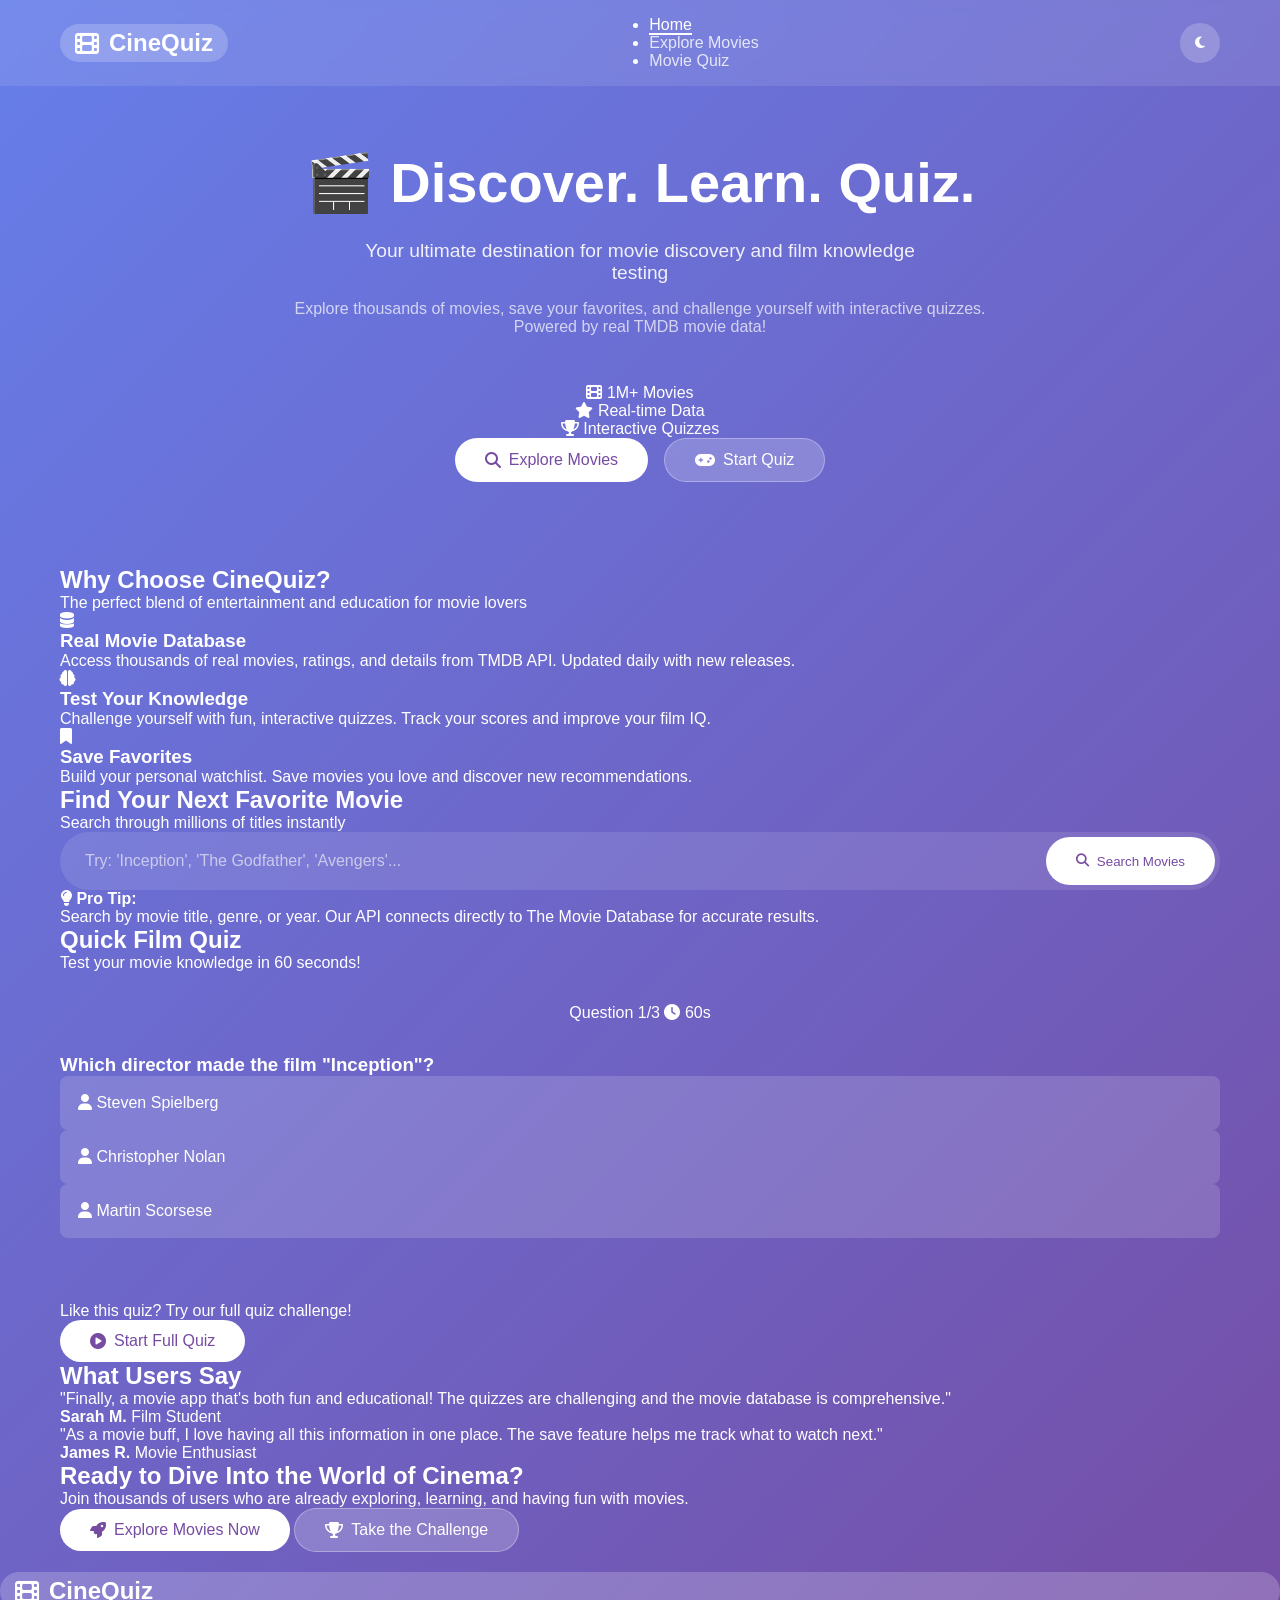
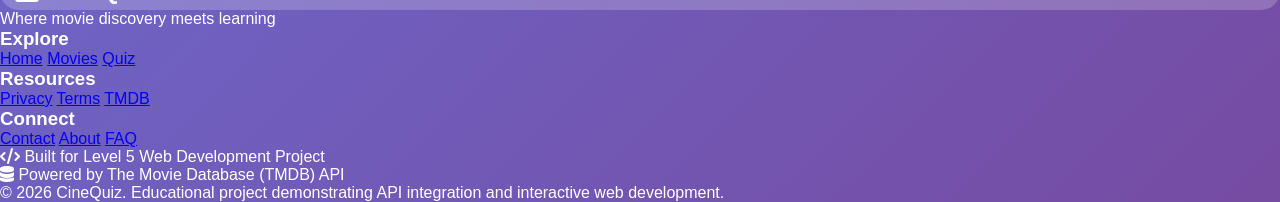
<file: index.html>
<!DOCTYPE html>
<html lang="en">
<head>
    <meta charset="UTF-8">
    <meta name="viewport" content="width=device-width, initial-scale=1.0">
    <title>CineQuiz - Discover Movies & Test Your Film Knowledge</title>
    <link rel="stylesheet" href="assets/css/style.css">
    <link rel="stylesheet" href="https://cdnjs.cloudflare.com/ajax/libs/font-awesome/6.4.0/css/all.min.css">
</head>
<body>
    <a href="#main-content" class="skip-link">Skip to main content</a>
    
    <nav class="navbar" aria-label="Main navigation">
        <div class="nav-container">
            <a href="index.html" class="logo" aria-label="CineQuiz Home">
                <i class="fas fa-film"></i>
                <span>CineQuiz</span>
            </a>
            <ul class="nav-menu">
                <li><a href="index.html" class="nav-link active" aria-current="page">Home</a></li>
                <li><a href="explore.html" class="nav-link">Explore Movies</a></li>
                <li><a href="quiz.html" class="nav-link">Movie Quiz</a></li>
            </ul>
            <button class="theme-toggle" aria-label="Toggle dark/light mode">
                <i class="fas fa-moon"></i>
            </button>
        </div>
    </nav>

    <header class="hero">
        <div class="hero-content">
            <h1>🎬 Discover. Learn. Quiz.</h1>
            <p class="hero-subtitle">Your ultimate destination for movie discovery and film knowledge testing</p>
            <p class="hero-description">Explore thousands of movies, save your favorites, and challenge yourself with interactive quizzes. Powered by real TMDB movie data!</p>
            <div class="hero-stats">
                <div class="stat">
                    <i class="fas fa-film"></i>
                    <span>1M+ Movies</span>
                </div>
                <div class="stat">
                    <i class="fas fa-star"></i>
                    <span>Real-time Data</span>
                </div>
                <div class="stat">
                    <i class="fas fa-trophy"></i>
                    <span>Interactive Quizzes</span>
                </div>
            </div>
            <div class="hero-buttons">
                <a href="explore.html" class="btn btn-primary">
                    <i class="fas fa-search"></i> Explore Movies
                </a>
                <a href="quiz.html" class="btn btn-secondary">
                    <i class="fas fa-gamepad"></i> Start Quiz
                </a>
            </div>
        </div>
    </header>

    <main id="main-content" class="container">
        <!-- Features Section -->
        <section class="features" aria-labelledby="features-heading">
            <h2 id="features-heading" class="section-title">Why Choose CineQuiz?</h2>
            <p class="section-subtitle">The perfect blend of entertainment and education for movie lovers</p>
            
            <div class="features-grid">
                <div class="feature-card">
                    <div class="feature-icon">
                        <i class="fas fa-database"></i>
                    </div>
                    <h3>Real Movie Database</h3>
                    <p>Access thousands of real movies, ratings, and details from TMDB API. Updated daily with new releases.</p>
                </div>
                
                <div class="feature-card">
                    <div class="feature-icon">
                        <i class="fas fa-brain"></i>
                    </div>
                    <h3>Test Your Knowledge</h3>
                    <p>Challenge yourself with fun, interactive quizzes. Track your scores and improve your film IQ.</p>
                </div>
                
                <div class="feature-card">
                    <div class="feature-icon">
                        <i class="fas fa-bookmark"></i>
                    </div>
                    <h3>Save Favorites</h3>
                    <p>Build your personal watchlist. Save movies you love and discover new recommendations.</p>
                </div>
            </div>
        </section>

        <!-- Quick Search Section -->
        <section class="search-section" aria-labelledby="search-heading">
            <h2 id="search-heading" class="section-title">Find Your Next Favorite Movie</h2>
            <p class="section-subtitle">Search through millions of titles instantly</p>
            
            <div class="search-box">
                <input type="text" id="quick-search" placeholder="Try: 'Inception', 'The Godfather', 'Avengers'..." 
                       aria-label="Search movies">
                <button id="search-btn" class="btn btn-primary">
                    <i class="fas fa-search"></i> Search Movies
                </button>
            </div>
            <div id="search-results" class="search-results" aria-live="polite"></div>
            
            <div class="search-tips">
                <h4><i class="fas fa-lightbulb"></i> Pro Tip:</h4>
                <p>Search by movie title, genre, or year. Our API connects directly to The Movie Database for accurate results.</p>
            </div>
        </section>

        <!-- Quick Quiz Preview -->
        <section class="quiz-preview" aria-labelledby="quiz-heading">
            <h2 id="quiz-heading" class="section-title">Quick Film Quiz</h2>
            <p class="section-subtitle">Test your movie knowledge in 60 seconds!</p>
            
            <div class="quiz-card">
                <div class="quiz-header">
                    <span class="quiz-badge">Question 1/3</span>
                    <span class="quiz-timer"><i class="fas fa-clock"></i> 60s</span>
                </div>
                
                <h3>Which director made the film "Inception"?</h3>
                <div class="quiz-options">
                    <button class="quiz-option" data-correct="false">
                        <i class="fas fa-user"></i> Steven Spielberg
                    </button>
                    <button class="quiz-option" data-correct="true">
                        <i class="fas fa-user"></i> Christopher Nolan
                    </button>
                    <button class="quiz-option" data-correct="false">
                        <i class="fas fa-user"></i> Martin Scorsese
                    </button>
                </div>
                
                <div id="quiz-feedback" class="feedback" aria-live="polite"></div>
                
                <div class="quiz-cta">
                    <p>Like this quiz? Try our full quiz challenge!</p>
                    <a href="quiz.html" class="btn btn-primary">
                        <i class="fas fa-play-circle"></i> Start Full Quiz
                    </a>
                </div>
            </div>
        </section>

        <!-- Testimonials -->
        <section class="testimonials" aria-labelledby="testimonials-heading">
            <h2 id="testimonials-heading" class="section-title">What Users Say</h2>
            
            <div class="testimonial-grid">
                <div class="testimonial-card">
                    <div class="testimonial-content">
                        <p>"Finally, a movie app that's both fun and educational! The quizzes are challenging and the movie database is comprehensive."</p>
                    </div>
                    <div class="testimonial-author">
                        <strong>Sarah M.</strong>
                        <span>Film Student</span>
                    </div>
                </div>
                
                <div class="testimonial-card">
                    <div class="testimonial-content">
                        <p>"As a movie buff, I love having all this information in one place. The save feature helps me track what to watch next."</p>
                    </div>
                    <div class="testimonial-author">
                        <strong>James R.</strong>
                        <span>Movie Enthusiast</span>
                    </div>
                </div>
            </div>
        </section>

        <!-- Call to Action -->
        <section class="cta-section">
            <div class="cta-content">
                <h2>Ready to Dive Into the World of Cinema?</h2>
                <p>Join thousands of users who are already exploring, learning, and having fun with movies.</p>
                <div class="cta-buttons">
                    <a href="explore.html" class="btn btn-primary btn-large">
                        <i class="fas fa-rocket"></i> Explore Movies Now
                    </a>
                    <a href="quiz.html" class="btn btn-secondary btn-large">
                        <i class="fas fa-trophy"></i> Take the Challenge
                    </a>
                </div>
            </div>
        </section>
    </main>

    <footer class="footer">
        <div class="footer-content">
            <div class="footer-brand">
                <div class="logo">
                    <i class="fas fa-film"></i>
                    <span>CineQuiz</span>
                </div>
                <p class="footer-tagline">Where movie discovery meets learning</p>
            </div>
            
            <div class="footer-links">
                <div class="footer-section">
                    <h3>Explore</h3>
                    <a href="index.html">Home</a>
                    <a href="explore.html">Movies</a>
                    <a href="quiz.html">Quiz</a>
                </div>
                
                <div class="footer-section">
                    <h3>Resources</h3>
                    <a href="#" aria-label="Privacy Policy">Privacy</a>
                    <a href="#" aria-label="Terms of Service">Terms</a>
                    <a href="https://www.themoviedb.org/" target="_blank">TMDB</a>
                </div>
                
                <div class="footer-section">
                    <h3>Connect</h3>
                    <a href="#" aria-label="Contact us">Contact</a>
                    <a href="#" aria-label="About CineQuiz">About</a>
                    <a href="#" aria-label="FAQ">FAQ</a>
                </div>
            </div>
            
            <div class="footer-credits">
                <p><i class="fas fa-code"></i> Built for Level 5 Web Development Project</p>
                <p><i class="fas fa-database"></i> Powered by The Movie Database (TMDB) API</p>
                <p class="copyright">&copy; 2026 CineQuiz. Educational project demonstrating API integration and interactive web development.</p>
            </div>
        </div>
    </footer>

    <script src="assets/js/main.js"></script>
</body>
</html>
</file>
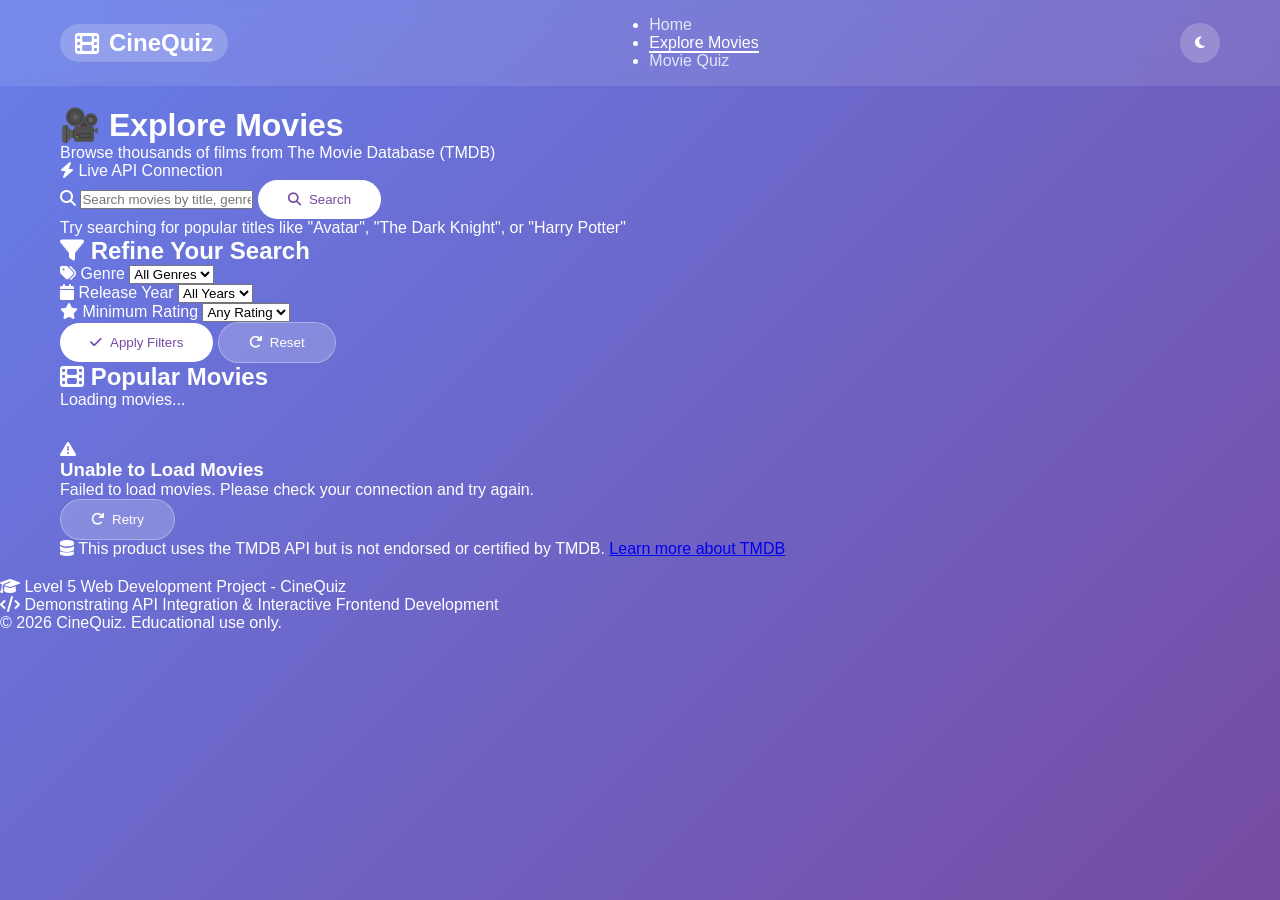
<file: explore.html>
<!DOCTYPE html>
<html lang="en">
<head>
    <meta charset="UTF-8">
    <meta name="viewport" content="width=device-width, initial-scale=1.0">
    <title>Explore Movies - CineQuiz | Discover Thousands of Films</title>
    <link rel="stylesheet" href="assets/css/style.css">
    <link rel="stylesheet" href="https://cdnjs.cloudflare.com/ajax/libs/font-awesome/6.4.0/css/all.min.css">
</head>
<body>
    <a href="#main-content" class="skip-link">Skip to main content</a>
    
    <nav class="navbar" aria-label="Main navigation">
        <div class="nav-container">
            <a href="index.html" class="logo" aria-label="CineQuiz Home">
                <i class="fas fa-film"></i>
                <span>CineQuiz</span>
            </a>
            <ul class="nav-menu">
                <li><a href="index.html" class="nav-link">Home</a></li>
                <li><a href="explore.html" class="nav-link active" aria-current="page">Explore Movies</a></li>
                <li><a href="quiz.html" class="nav-link">Movie Quiz</a></li>
            </ul>
            <button class="theme-toggle" aria-label="Toggle dark/light mode">
                <i class="fas fa-moon"></i>
            </button>
        </div>
    </nav>

    <main id="main-content" class="container">
        <!-- Page Header -->
        <header class="page-header">
            <h1 class="section-title">🎥 Explore Movies</h1>
            <p class="page-subtitle">Browse thousands of films from The Movie Database (TMDB)</p>
            
            <div class="api-badge">
                <i class="fas fa-bolt"></i>
                <span>Live API Connection</span>
            </div>
        </header>

        <!-- Search Section -->
        <section class="search-section" aria-label="Movie search">
            <div class="search-container">
                <div class="search-input-group">
                    <i class="fas fa-search search-icon"></i>
                    <input type="text" id="quick-search" placeholder="Search movies by title, genre, or actor..." 
                           aria-label="Search movies">
                    <button id="search-btn" class="btn btn-primary">
                        <i class="fas fa-search"></i> Search
                    </button>
                </div>
                <p class="search-hint">Try searching for popular titles like "Avatar", "The Dark Knight", or "Harry Potter"</p>
            </div>
        </section>

        <!-- Filters Section -->
        <section class="filters-section" aria-label="Movie filters">
            <h2 class="filter-title"><i class="fas fa-filter"></i> Refine Your Search</h2>
            
            <div class="filters" role="search" aria-label="Movie filters">
                <div class="filter-group">
                    <label for="genre-filter">
                        <i class="fas fa-tags"></i> Genre
                    </label>
                    <select id="genre-filter" class="filter-select">
                        <option value="">All Genres</option>
                        <option value="28">Action</option>
                        <option value="12">Adventure</option>
                        <option value="35">Comedy</option>
                        <option value="18">Drama</option>
                        <option value="27">Horror</option>
                        <option value="878">Sci-Fi</option>
                        <option value="53">Thriller</option>
                    </select>
                </div>
                
                <div class="filter-group">
                    <label for="year-filter">
                        <i class="fas fa-calendar"></i> Release Year
                    </label>
                    <select id="year-filter" class="filter-select">
                        <option value="">All Years</option>
                        <option value="2026">2026</option>
                        <option value="2025">2025</option>
                        <option value="2024">2024</option>
                        <option value="2023">2023</option>
                        <option value="2022">2022</option>
                    </select>
                </div>
                
                <div class="filter-group">
                    <label for="rating-filter">
                        <i class="fas fa-star"></i> Minimum Rating
                    </label>
                    <select id="rating-filter" class="filter-select">
                        <option value="0">Any Rating</option>
                        <option value="7">7+ Stars</option>
                        <option value="8">8+ Stars</option>
                        <option value="9">9+ Stars</option>
                    </select>
                </div>
                
                <div class="filter-actions">
                    <button id="apply-filters" class="btn btn-primary">
                        <i class="fas fa-check"></i> Apply Filters
                    </button>
                    <button id="reset-filters" class="btn btn-secondary">
                        <i class="fas fa-redo"></i> Reset
                    </button>
                </div>
            </div>
        </section>

        <!-- Movies Grid -->
        <section class="movies-section" aria-label="Movie results">
            <div class="section-header">
                <h2><i class="fas fa-film"></i> Popular Movies</h2>
                <div class="movies-count" id="movies-count">Loading movies...</div>
            </div>
            
            <div id="movies-grid" class="movies-grid" role="list" aria-label="Movie list"></div>

            <!-- Loading State -->
            <div id="loading" class="loading" aria-live="polite" aria-busy="true">
                <div class="loading-content">
                    <i class="fas fa-spinner fa-spin"></i>
                    <p>Fetching movies from TMDB API...</p>
                    <p class="loading-sub">Loading real-time movie data</p>
                </div>
            </div>

            <!-- Error State -->
            <div id="error-message" class="error-message" role="alert" hidden>
                <i class="fas fa-exclamation-triangle"></i>
                <div class="error-content">
                    <h3>Unable to Load Movies</h3>
                    <p>Please check your internet connection or try again later.</p>
                    <button class="btn btn-secondary" onclick="location.reload()">
                        <i class="fas fa-redo"></i> Retry
                    </button>
                </div>
            </div>
        </section>

        <!-- Saved Movies Section -->
        <section class="saved-section" id="saved-movies-section" hidden>
            <div class="section-header">
                <h2><i class="fas fa-bookmark"></i> Your Saved Movies</h2>
                <button id="clear-saved" class="btn btn-danger btn-small">
                    <i class="fas fa-trash"></i> Clear All
                </button>
            </div>
            <div id="saved-movies-grid" class="movies-grid"></div>
        </section>

        <!-- TMDB Attribution -->
        <div class="tmdb-attribution">
            <p>
                <i class="fas fa-database"></i> 
                This product uses the TMDB API but is not endorsed or certified by TMDB.
                <a href="https://www.themoviedb.org/" target="_blank" aria-label="Visit The Movie Database">
                    Learn more about TMDB
                </a>
            </p>
        </div>
    </main>

    <footer class="footer">
        <div class="footer-content">
            <p><i class="fas fa-graduation-cap"></i> Level 5 Web Development Project - CineQuiz</p>
            <p><i class="fas fa-code"></i> Demonstrating API Integration & Interactive Frontend Development</p>
            <p class="copyright">&copy; 2026 CineQuiz. Educational use only.</p>
        </div>
    </footer>

    <script src="assets/js/main.js"></script>
    <script src="assets/js/movie-api.js"></script>
</body>
</html>
</file>
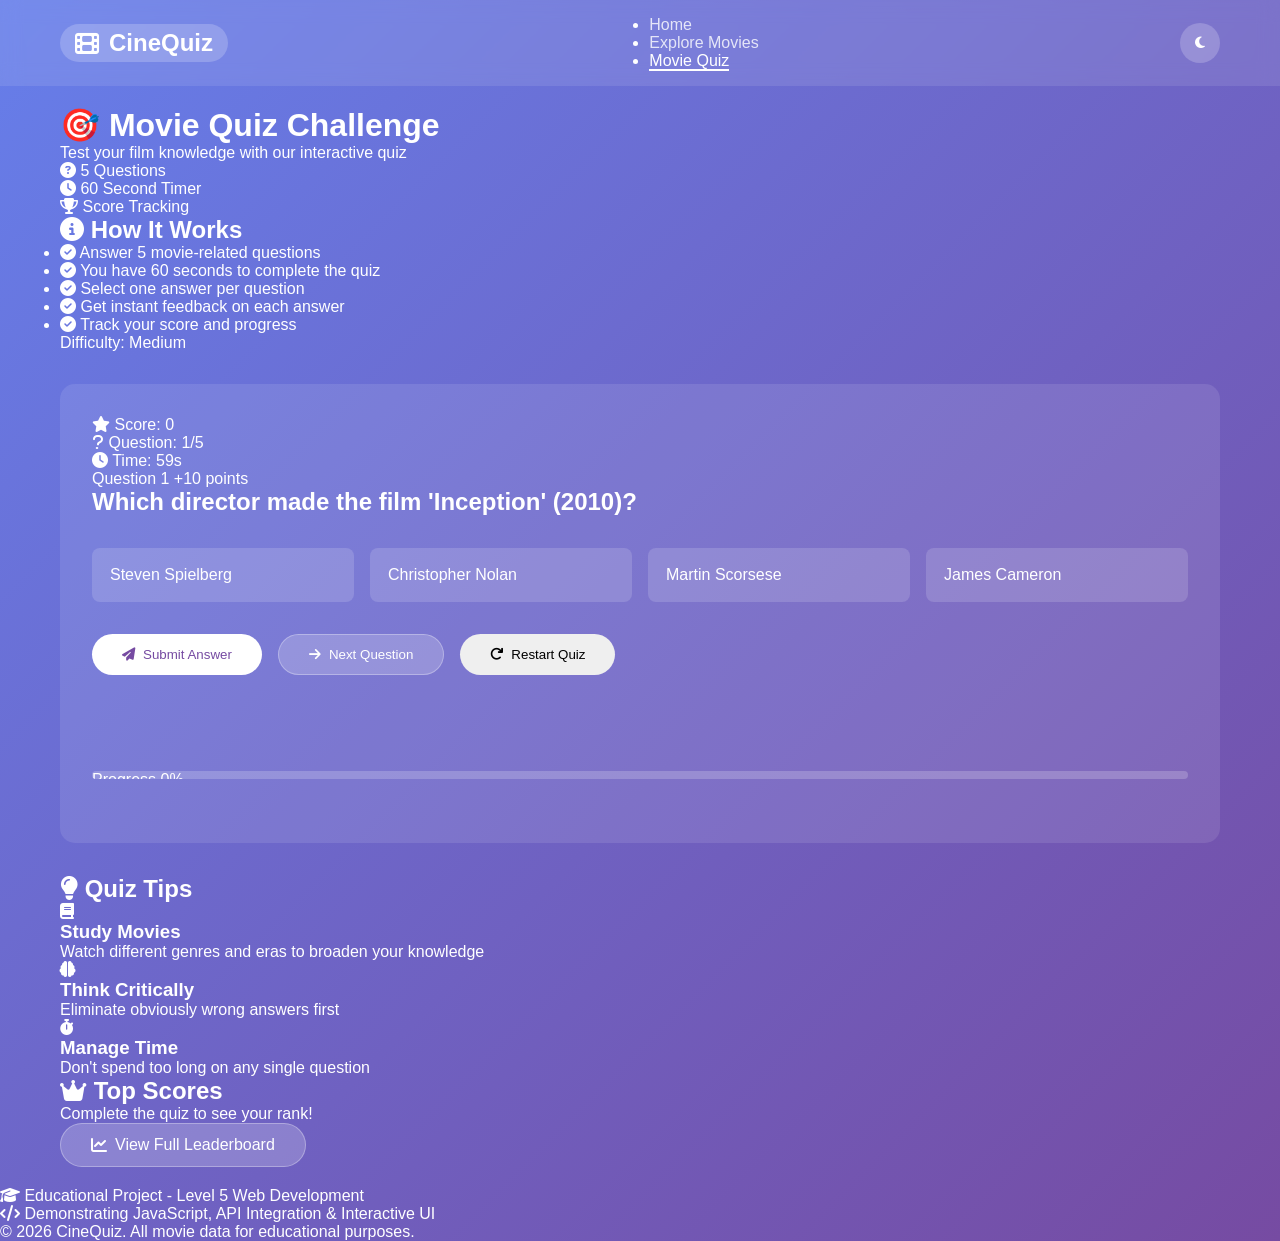
<file: quiz.html>
<!DOCTYPE html>
<html lang="en">
<head>
    <meta charset="UTF-8">
    <meta name="viewport" content="width=device-width, initial-scale=1.0">
    <title>Movie Quiz Challenge - CineQuiz | Test Your Film Knowledge</title>
    <link rel="stylesheet" href="assets/css/style.css">
    <link rel="stylesheet" href="https://cdnjs.cloudflare.com/ajax/libs/font-awesome/6.4.0/css/all.min.css">
</head>
<body>
    <a href="#main-content" class="skip-link">Skip to main content</a>
    
    <nav class="navbar" aria-label="Main navigation">
        <div class="nav-container">
            <a href="index.html" class="logo" aria-label="CineQuiz Home">
                <i class="fas fa-film"></i>
                <span>CineQuiz</span>
            </a>
            <ul class="nav-menu">
                <li><a href="index.html" class="nav-link">Home</a></li>
                <li><a href="explore.html" class="nav-link">Explore Movies</a></li>
                <li><a href="quiz.html" class="nav-link active" aria-current="page">Movie Quiz</a></li>
            </ul>
            <button class="theme-toggle" aria-label="Toggle dark/light mode">
                <i class="fas fa-moon"></i>
            </button>
        </div>
    </nav>

    <main id="main-content" class="container">
        <!-- Quiz Header -->
        <header class="quiz-header-section">
            <h1 class="section-title">🎯 Movie Quiz Challenge</h1>
            <p class="quiz-subtitle">Test your film knowledge with our interactive quiz</p>
            
            <div class="quiz-stats-overview">
                <div class="stat-card">
                    <i class="fas fa-question-circle"></i>
                    <span>5 Questions</span>
                </div>
                <div class="stat-card">
                    <i class="fas fa-clock"></i>
                    <span>60 Second Timer</span>
                </div>
                <div class="stat-card">
                    <i class="fas fa-trophy"></i>
                    <span>Score Tracking</span>
                </div>
            </div>
        </header>

        <!-- Quiz Instructions -->
        <section class="instructions" aria-label="Quiz instructions">
            <div class="instructions-card">
                <h2><i class="fas fa-info-circle"></i> How It Works</h2>
                <ul class="instructions-list">
                    <li><i class="fas fa-check-circle"></i> Answer 5 movie-related questions</li>
                    <li><i class="fas fa-check-circle"></i> You have 60 seconds to complete the quiz</li>
                    <li><i class="fas fa-check-circle"></i> Select one answer per question</li>
                    <li><i class="fas fa-check-circle"></i> Get instant feedback on each answer</li>
                    <li><i class="fas fa-check-circle"></i> Track your score and progress</li>
                </ul>
                <div class="difficulty-selector">
                    <span class="difficulty-label">Difficulty:</span>
                    <span class="difficulty-badge">Medium</span>
                </div>
            </div>
        </section>

        <!-- Quiz Container -->
        <div class="quiz-container">
            <!-- Quiz Stats Bar -->
            <div class="quiz-stats-bar">
                <div class="stat">
                    <i class="fas fa-star"></i>
                    <span id="score">Score: 0</span>
                </div>
                <div class="stat">
                    <i class="fas fa-question"></i>
                    <span id="question-count">Question: 1/5</span>
                </div>
                <div class="stat">
                    <i class="fas fa-clock"></i>
                    <span id="timer">Time: 60s</span>
                </div>
            </div>

            <!-- Quiz Content -->
            <div id="quiz-content">
                <div class="question-card">
                    <div class="question-header">
                        <span class="question-number">Question 1</span>
                        <span class="question-points">+10 points</span>
                    </div>
                    
                    <h2 id="question-text">Which director made the film "Inception"?</h2>
                    
                    <div class="options-grid" id="options-grid">
                        <!-- Options loaded by JavaScript -->
                    </div>
                    
                    <div class="quiz-controls">
                        <button id="submit-answer" class="btn btn-primary" disabled>
                            <i class="fas fa-paper-plane"></i> Submit Answer
                        </button>
                        <button id="next-question" class="btn btn-secondary" disabled>
                            <i class="fas fa-arrow-right"></i> Next Question
                        </button>
                        <button id="restart-quiz" class="btn btn-danger">
                            <i class="fas fa-redo"></i> Restart Quiz
                        </button>
                    </div>
                </div>

                <!-- Feedback Area -->
                <div id="feedback" class="feedback" aria-live="polite" role="alert"></div>

                <!-- Progress Bar -->
                <div class="progress-container">
                    <div class="progress-label">
                        <span>Progress</span>
                        <span id="progress-percentage">0%</span>
                    </div>
                    <div class="progress-bar-wrapper">
                        <div id="progress-bar" class="progress-bar"></div>
                    </div>
                </div>
            </div>

            <!-- Results Screen -->
            <div id="results" class="results" hidden>
                <div class="results-header">
                    <i class="fas fa-trophy results-icon"></i>
                    <h2>Quiz Complete!</h2>
                </div>
                
                <div class="score-display">
                    <div class="score-circle">
                        <span id="final-score">0/5</span>
                    </div>
                    <div class="score-message">
                        <p id="result-message">Great effort! Keep learning about movies!</p>
                    </div>
                </div>
                
                <div class="results-breakdown">
                    <h3><i class="fas fa-chart-bar"></i> Your Performance</h3>
                    <div class="breakdown-stats">
                        <div class="breakdown-stat">
                            <span class="stat-label">Correct Answers</span>
                            <span class="stat-value" id="correct-count">0</span>
                        </div>
                        <div class="breakdown-stat">
                            <span class="stat-label">Time Taken</span>
                            <span class="stat-value" id="time-taken">0s</span>
                        </div>
                        <div class="breakdown-stat">
                            <span class="stat-label">Accuracy</span>
                            <span class="stat-value" id="accuracy">0%</span>
                        </div>
                    </div>
                </div>
                
                <div class="results-actions">
                    <button id="play-again" class="btn btn-primary">
                        <i class="fas fa-play"></i> Play Again
                    </button>
                    <a href="explore.html" class="btn btn-secondary">
                        <i class="fas fa-film"></i> Explore Movies
                    </a>
                    <a href="index.html" class="btn btn-secondary">
                        <i class="fas fa-home"></i> Back to Home
                    </a>
                </div>
            </div>
        </div>

        <!-- Quiz Tips -->
        <section class="quiz-tips">
            <h2><i class="fas fa-lightbulb"></i> Quiz Tips</h2>
            <div class="tips-grid">
                <div class="tip-card">
                    <i class="fas fa-book"></i>
                    <h3>Study Movies</h3>
                    <p>Watch different genres and eras to broaden your knowledge</p>
                </div>
                <div class="tip-card">
                    <i class="fas fa-brain"></i>
                    <h3>Think Critically</h3>
                    <p>Eliminate obviously wrong answers first</p>
                </div>
                <div class="tip-card">
                    <i class="fas fa-stopwatch"></i>
                    <h3>Manage Time</h3>
                    <p>Don't spend too long on any single question</p>
                </div>
            </div>
        </section>

        <!-- Leaderboard (Placeholder) -->
        <section class="leaderboard">
            <h2><i class="fas fa-crown"></i> Top Scores</h2>
            <div class="leaderboard-card">
                <p class="leaderboard-notice">Complete the quiz to see your rank!</p>
                <a href="#" class="btn btn-secondary">
                    <i class="fas fa-chart-line"></i> View Full Leaderboard
                </a>
            </div>
        </section>
    </main>

    <footer class="footer">
        <div class="footer-content">
            <p><i class="fas fa-graduation-cap"></i> Educational Project - Level 5 Web Development</p>
            <p><i class="fas fa-code"></i> Demonstrating JavaScript, API Integration & Interactive UI</p>
            <p class="copyright">&copy; 2026 CineQuiz. All movie data for educational purposes.</p>
        </div>
    </footer>

    <script src="assets/js/main.js"></script>
    <script src="assets/js/quiz.js"></script>
</body>
</html>
</file>
<file: assets/css/style.css>
* {
    margin: 0;
    padding: 0;
    box-sizing: border-box;
}

body {
    font-family: -apple-system, BlinkMacSystemFont, 'Segoe UI', Roboto, Oxygen, Ubuntu, sans-serif;
    background: linear-gradient(135deg, #667eea 0%, #764ba2 100%);
    min-height: 100vh;
    color: white;
}

/* Skip Link */
.skip-link {
    position: absolute;
    top: -40px;
    left: 0;
    background: #01b4e4;
    color: white;
    padding: 8px 16px;
    text-decoration: none;
    z-index: 9999;
}

.skip-link:focus {
    top: 0;
}

/* Navigation */
.navbar {
    background: rgba(255, 255, 255, 0.1);
    backdrop-filter: blur(10px);
    padding: 1rem 0;
    position: sticky;
    top: 0;
    z-index: 1000;
}

.nav-container {
    max-width: 1200px;
    margin: 0 auto;
    padding: 0 20px;
    display: flex;
    justify-content: space-between;
    align-items: center;
}

.nav-left {
    display: flex;
    align-items: center;
    gap: 3rem;
}

.logo {
    display: flex;
    align-items: center;
    gap: 10px;
    color: white;
    text-decoration: none;
    font-size: 1.5rem;
    font-weight: bold;
    background: rgba(255, 255, 255, 0.2);
    padding: 5px 15px;
    border-radius: 20px;
}

.nav-links {
    display: flex;
    gap: 2rem;
}

.nav-link {
    color: white;
    text-decoration: none;
    font-size: 1rem;
    opacity: 0.8;
    transition: opacity 0.3s;
}

.nav-link:hover,
.nav-link.active {
    opacity: 1;
    border-bottom: 2px solid white;
}

.theme-toggle {
    background: rgba(255, 255, 255, 0.2);
    border: none;
    color: white;
    width: 40px;
    height: 40px;
    border-radius: 50%;
    cursor: pointer;
    display: flex;
    align-items: center;
    justify-content: center;
}

/* Container */
.container {
    max-width: 1200px;
    margin: 0 auto;
    padding: 20px;
}

/* Hero Section */
.hero {
    text-align: center;
    padding: 4rem 20px;
    max-width: 1200px;
    margin: 0 auto;
}

.hero h1 {
    font-size: 3.5rem;
    margin-bottom: 1.5rem;
    font-weight: 600;
}

.hero-subtitle {
    font-size: 1.2rem;
    opacity: 0.9;
    max-width: 600px;
    margin: 0 auto 1rem;
}

.hero-description {
    font-size: 1rem;
    opacity: 0.7;
    max-width: 700px;
    margin: 0 auto 3rem;
}

.stats-banner {
    display: flex;
    justify-content: center;
    gap: 4rem;
    margin: 3rem 0;
}

.stat-item {
    display: flex;
    flex-direction: column;
}

.stat-number {
    font-size: 1.5rem;
    font-weight: bold;
    margin-bottom: 0.3rem;
}

.stat-label {
    font-size: 0.9rem;
    opacity: 0.7;
}

.hero-buttons {
    display: flex;
    gap: 1rem;
    justify-content: center;
}

/* Buttons */
.btn {
    padding: 12px 30px;
    border-radius: 30px;
    text-decoration: none;
    font-weight: 500;
    display: inline-flex;
    align-items: center;
    gap: 8px;
    transition: transform 0.3s, box-shadow 0.3s;
    border: none;
    cursor: pointer;
}

.btn-primary {
    background: white;
    color: #764ba2;
}

.btn-primary:hover {
    transform: translateY(-2px);
    box-shadow: 0 5px 15px rgba(0,0,0,0.2);
}

.btn-secondary {
    background: rgba(255,255,255,0.2);
    color: white;
    border: 1px solid rgba(255,255,255,0.3);
}

.btn-secondary:hover {
    background: rgba(255,255,255,0.3);
}

/* Search Box */
.search-preview {
    margin: 2rem auto;
    max-width: 500px;
}

.search-box {
    display: flex;
    gap: 1rem;
    background: rgba(255,255,255,0.1);
    border-radius: 40px;
    padding: 5px;
}

.search-box input {
    flex: 1;
    background: transparent;
    border: none;
    padding: 15px 20px;
    color: white;
    font-size: 1rem;
}

.search-box input::placeholder {
    color: rgba(255,255,255,0.6);
}

.search-box input:focus {
    outline: none;
}

.search-box .btn {
    border-radius: 40px;
    padding: 12px 30px;
}

/* Explore Page */
.explore-header {
    text-align: center;
    padding: 3rem 0;
}

.explore-header h1 {
    font-size: 2.5rem;
    margin-bottom: 0.5rem;
}

.movies-grid {
    display: grid;
    grid-template-columns: repeat(auto-fill, minmax(200px, 1fr));
    gap: 2rem;
    margin-top: 2rem;
}

.movie-card {
    background: rgba(255,255,255,0.1);
    border-radius: 10px;
    overflow: hidden;
    transition: transform 0.3s;
}

.movie-card:hover {
    transform: translateY(-5px);
}

.movie-card img {
    width: 100%;
    height: 300px;
    object-fit: cover;
}

.movie-info {
    padding: 1rem;
}

.movie-info h3 {
    font-size: 1rem;
    margin-bottom: 0.5rem;
}

.loading {
    text-align: center;
    padding: 3rem;
    font-size: 1.2rem;
}

/* Quiz Page */
.quiz-header {
    text-align: center;
    padding: 2rem 0;
}

.quiz-header h1 {
    font-size: 2.5rem;
    margin-bottom: 0.5rem;
}

.quiz-container {
    background: rgba(255,255,255,0.1);
    border-radius: 15px;
    padding: 2rem;
    margin: 2rem 0;
}

.question-card h2 {
    font-size: 1.5rem;
    margin-bottom: 2rem;
}

.options-grid {
    display: grid;
    grid-template-columns: repeat(auto-fit, minmax(250px, 1fr));
    gap: 1rem;
    margin-bottom: 2rem;
}

.quiz-option {
    padding: 1rem;
    background: rgba(255,255,255,0.15);
    border: 2px solid transparent;
    border-radius: 8px;
    color: white;
    font-size: 1rem;
    cursor: pointer;
    transition: all 0.3s;
    width: 100%;
    text-align: left;
}

.quiz-option:hover {
    background: rgba(255,255,255,0.25);
}

.quiz-option.selected {
    border-color: white;
    background: rgba(255,255,255,0.3);
}

.quiz-option.correct {
    background: rgba(75, 181, 67, 0.3);
    border-color: #4bb543;
}

.quiz-option.incorrect {
    background: rgba(255, 99, 71, 0.3);
    border-color: #ff6347;
}

.quiz-option:disabled {
    cursor: not-allowed;
    opacity: 0.7;
}

.quiz-controls {
    display: flex;
    gap: 1rem;
    margin: 2rem 0;
}

.feedback {
    padding: 1rem;
    border-radius: 8px;
    margin: 1rem 0;
    text-align: center;
}

.feedback.correct {
    background: rgba(75, 181, 67, 0.2);
    border: 1px solid #4bb543;
}

.feedback.incorrect {
    background: rgba(255, 99, 71, 0.2);
    border: 1px solid #ff6347;
}

.progress-container {
    width: 100%;
    height: 8px;
    background: rgba(255,255,255,0.2);
    border-radius: 4px;
    overflow: hidden;
    margin: 2rem 0;
}

.progress-bar {
    height: 100%;
    width: 0%;
    background: linear-gradient(90deg, #667eea, #764ba2);
    transition: width 0.5s;
}

.progress-fill {
    height: 100%;
    background: linear-gradient(90deg, #667eea, #764ba2);
    width: 0%;
    transition: width 0.5s;
}

/* Responsive */
@media (max-width: 768px) {
    .nav-left {
        gap: 1rem;
    }
    
    .nav-links {
        display: none;
    }
    
    .hero h1 {
        font-size: 2.5rem;
    }
    
    .stats-banner {
        flex-direction: column;
        gap: 1rem;
    }
    
    .hero-buttons {
        flex-direction: column;
        align-items: center;
    }
    
    .btn {
        width: 100%;
        justify-content: center;
    }
    
    .options-grid {
        grid-template-columns: 1fr;
    }
    
    .quiz-controls {
        flex-direction: column;
    }
}

@media (max-width: 480px) {
    .hero h1 {
        font-size: 2rem;
    }
    
    .search-box {
        flex-direction: column;
        background: transparent;
        gap: 0.5rem;
    }
    
    .search-box input {
        background: rgba(255,255,255,0.1);
        border-radius: 40px;
    }
}
</file>
